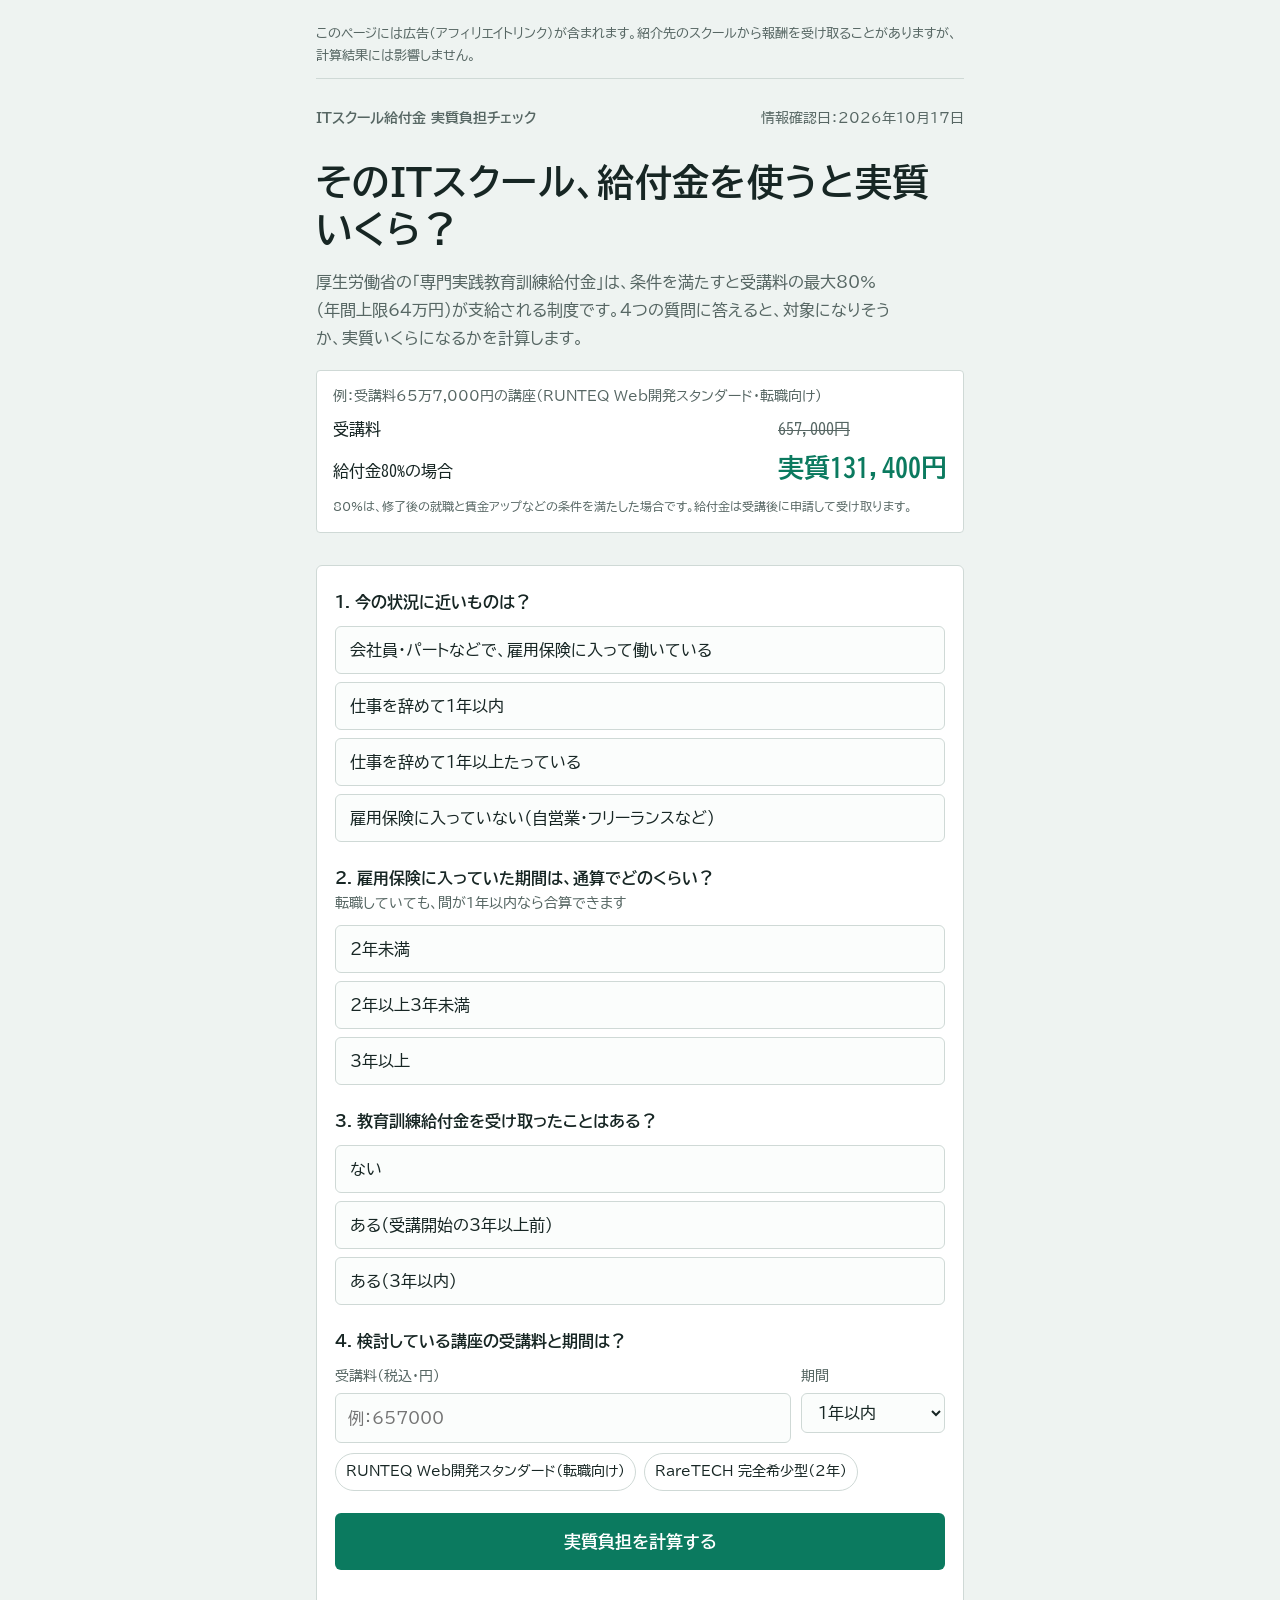
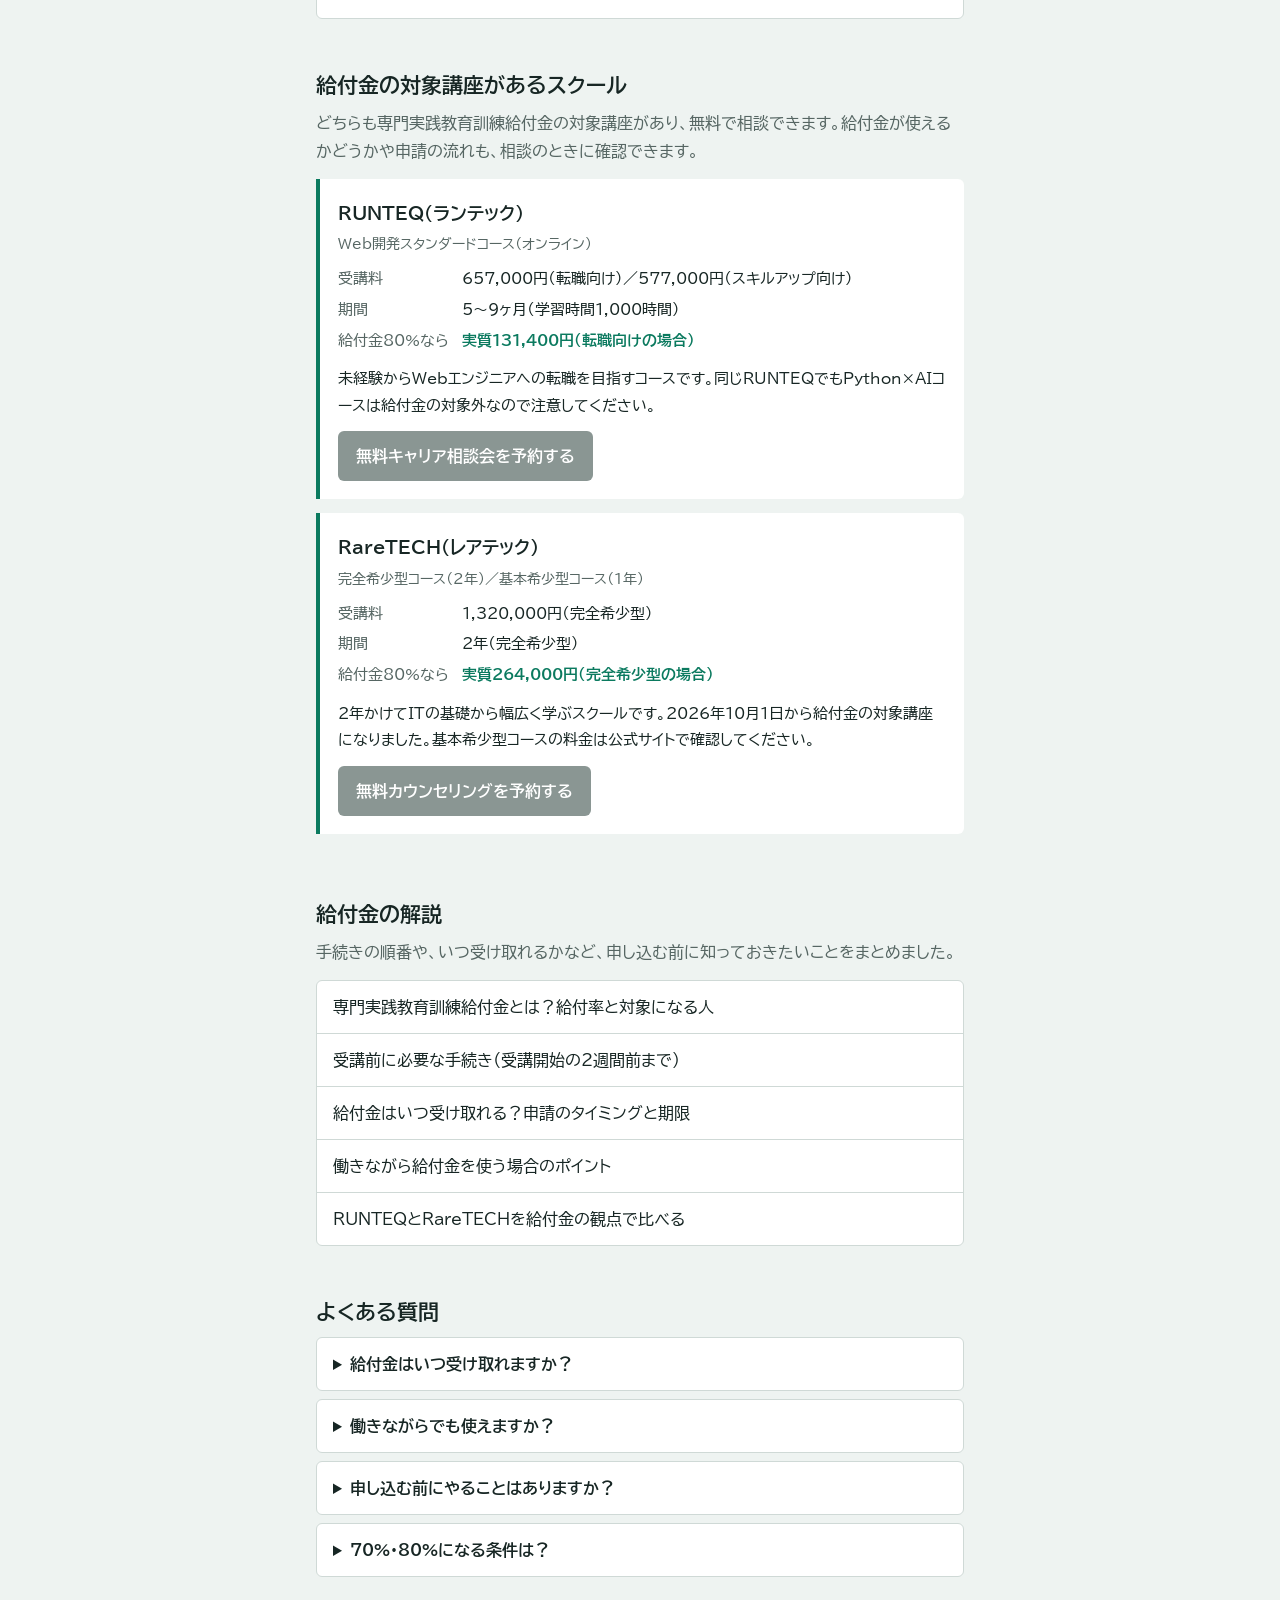
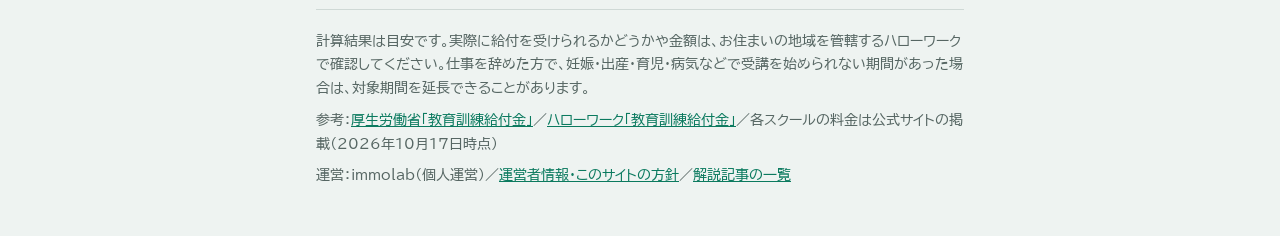
<file: index.html>
<!doctype html>
<html lang="ja">
<head>
<meta charset="utf-8">
<meta name="viewport" content="width=device-width, initial-scale=1">
<title>ITスクール給付金 実質負担チェック｜専門実践教育訓練給付金でいくらになる？</title>
<meta name="description" content="専門実践教育訓練給付金を使うと、ITスクールの受講料は実質いくらになるのか。4つの質問で対象かどうかと、給付率50%・70%・80%ごとの実質負担額を計算します。">
<link rel="preconnect" href="https://fonts.googleapis.com">
<link rel="preconnect" href="https://fonts.gstatic.com" crossorigin>
<link href="https://fonts.googleapis.com/css2?family=BIZ+UDGothic:wght@400;700&family=BIZ+UDPGothic:wght@400;700&display=swap" rel="stylesheet">
<style>
:root{
  --bg:#eef3f1;
  --paper:#ffffff;
  --ink:#172624;
  --muted:#566663;
  --line:#cfd9d6;
  --green:#0b7a5f;
  --green-soft:#e1f1ec;
  --warn:#9b3f17;
  --warn-soft:#f8e9e1;
  --focus:#1f5fbf;
}
*{box-sizing:border-box}
html{-webkit-text-size-adjust:100%}
body{
  margin:0;background:var(--bg);color:var(--ink);
  font-family:"BIZ UDPGothic",system-ui,sans-serif;
  font-size:16px;line-height:1.75;
}
a{color:var(--green)}
:focus-visible{outline:3px solid var(--focus);outline-offset:2px}
.wrap{max-width:680px;margin:0 auto;padding:0 16px}
.pr{font-size:.8rem;color:var(--muted);padding:10px 0;border-bottom:1px solid var(--line)}
.site{display:flex;flex-wrap:wrap;gap:2px 16px;justify-content:space-between;align-items:baseline;padding:14px 0 0;font-size:.9rem;color:var(--muted)}
.slip .stage td:first-child{font-family:"BIZ UDPGothic",sans-serif}
}
.site b{color:var(--ink)}

/* hero */
.hero{padding:28px 0 8px}
.hero h1{font-size:clamp(1.6rem,6vw,2.3rem);line-height:1.3;margin:0 0 14px;letter-spacing:.01em}
.hero p{margin:0;color:var(--muted);max-width:36em}
.example{
  margin:18px 0 0;background:var(--paper);border:1px solid var(--line);border-radius:4px;
  padding:14px 16px;font-family:"BIZ UDGothic",monospace;font-variant-numeric:tabular-nums;
  display:grid;grid-template-columns:1fr auto;gap:2px 12px;align-items:baseline
}
.example .cap{grid-column:1/-1;font-family:"BIZ UDPGothic",sans-serif;font-size:.85rem;color:var(--muted);margin-bottom:4px}
.example .from{text-decoration:line-through;text-decoration-color:var(--muted);color:var(--muted)}
.example .to{font-size:1.6rem;font-weight:700;color:var(--green)}
.example small{grid-column:1/-1;font-family:"BIZ UDPGothic",sans-serif;font-size:.78rem;color:var(--muted);margin-top:4px}
.next{margin-top:14px;padding:16px;background:var(--paper);border:1px solid var(--line);border-radius:6px}
.next p{margin:0 0 10px;font-size:.95rem}
.next a{display:inline-block;padding:11px 18px;border-radius:6px;background:var(--green);color:#fff;text-decoration:none;font-weight:700}

/* calculator */
.calc{background:var(--paper);border:1px solid var(--line);border-radius:6px;margin:24px 0;padding:22px 18px}
.q{border:0;margin:0 0 22px;padding:0}
.q legend{font-weight:700;margin-bottom:10px;padding:0}
.q .hint{display:block;font-weight:400;font-size:.85rem;color:var(--muted)}
.opts{display:grid;gap:8px}
@media(min-width:560px){.opts.two{grid-template-columns:1fr 1fr}}
.opt{position:relative}
.opt input{position:absolute;opacity:0;inset:0}
.opt span{
  display:block;padding:11px 14px;border:1.5px solid var(--line);border-radius:6px;
  background:#fbfdfc;cursor:pointer;line-height:1.5
}
.opt input:checked+span{border-color:var(--green);background:var(--green-soft);font-weight:700}
.opt input:focus-visible+span{outline:3px solid var(--focus);outline-offset:2px}
.fee-row{display:grid;grid-template-columns:1fr 9rem;gap:10px}
.field label{display:block;font-size:.85rem;color:var(--muted);margin-bottom:4px}
.field input,.field select{
  width:100%;font:inherit;padding:10px 12px;border:1.5px solid var(--line);border-radius:6px;background:#fbfdfc;color:var(--ink)
}
.presets{display:flex;flex-wrap:wrap;gap:8px;margin-top:10px}
.presets button{
  font:inherit;font-size:.85rem;padding:6px 10px;border-radius:999px;border:1px solid var(--line);
  background:#fff;color:var(--ink);cursor:pointer
}
.presets button:hover{border-color:var(--green)}
.go{
  display:block;width:100%;margin-top:6px;font:inherit;font-weight:700;font-size:1.05rem;
  padding:14px;border:0;border-radius:6px;background:var(--green);color:#fff;cursor:pointer
}
.err{color:var(--warn);font-size:.9rem;margin:8px 0 0;min-height:1.2em}

/* result: a settlement slip */
.result{margin:0 0 28px}
.verdict{border-radius:6px;padding:14px 16px;margin-bottom:14px}
.verdict.ok{background:var(--green-soft);border:1px solid #b7dccf}
.verdict.ng{background:var(--warn-soft);border:1px solid #e8c6b5}
.verdict h2{font-size:1.15rem;margin:0 0 4px}
.verdict p{margin:0;font-size:.95rem}
.slip{
  background:var(--paper);border:1px solid var(--line);border-radius:4px;padding:20px 18px 16px;
  font-family:"BIZ UDGothic",monospace;font-variant-numeric:tabular-nums;
  background-image:radial-gradient(circle at 8px -2px,var(--bg) 7px,transparent 7.5px);
  background-size:16px 10px;background-repeat:repeat-x;background-position:0 100%;
}
.slip h3{font-family:"BIZ UDPGothic",sans-serif;font-size:1rem;margin:0 0 12px}
.slip table{width:100%;border-collapse:collapse;font-size:.95rem}
.slip td{padding:7px 0;vertical-align:top}
.slip td:last-child{text-align:right;white-space:nowrap;padding-left:12px}
.slip tr.fee td{border-bottom:1px dashed var(--line)}
.slip .stage td{border-bottom:1px dashed var(--line)}
.slip .stage small{display:block;font-family:"BIZ UDPGothic",sans-serif;color:var(--muted);font-size:.8rem;line-height:1.5}
.slip .net{font-weight:700;color:var(--green)}
.slip .big td{font-size:1.15rem;padding-top:12px}
.slip .big .net{font-size:1.5rem}
.slip-note{font-family:"BIZ UDPGothic",sans-serif;font-size:.82rem;color:var(--muted);margin:12px 0 0;line-height:1.6}

/* schools */
section.block{padding:8px 0 24px}
section.block h2{font-size:1.3rem;margin:16px 0 6px}
section.block>p{margin:0 0 14px;color:var(--muted)}
.school{background:var(--paper);border-left:4px solid var(--green);padding:18px;margin-bottom:14px;border-radius:0 6px 6px 0}
.school h3{margin:0 0 2px;font-size:1.15rem}
.school .course{color:var(--muted);font-size:.9rem;margin:0 0 10px}
.school dl{display:grid;grid-template-columns:7.5em 1fr;gap:4px 10px;margin:0 0 12px;font-size:.95rem}
.school dt{color:var(--muted)}
.school dd{margin:0}
.school dd.net{font-weight:700;color:var(--green)}
.school p{margin:0 0 12px;font-size:.95rem}
.cta{
  display:inline-block;padding:11px 18px;border-radius:6px;background:var(--ink);color:#fff;
  text-decoration:none;font-weight:700
}
.cta[aria-disabled="true"]{background:#8a9693;pointer-events:none}

.guide-list{list-style:none;padding:0;margin:0;background:var(--paper);border:1px solid var(--line);border-radius:6px}
.guide-list li{border-bottom:1px solid var(--line)}
.guide-list li:last-child{border-bottom:0}
.guide-list a{display:block;padding:12px 16px;color:var(--ink);text-decoration:none}
.guide-list a:hover{color:var(--green)}

/* faq */
details{background:var(--paper);border:1px solid var(--line);border-radius:6px;margin-bottom:8px}
summary{cursor:pointer;padding:12px 16px;font-weight:700}
details p{margin:0;padding:0 16px 14px;font-size:.95rem}

footer{border-top:1px solid var(--line);padding:20px 0 40px;font-size:.85rem;color:var(--muted)}
footer p{margin:0 0 8px}
@media (prefers-reduced-motion:no-preference){
  .result.show{animation:rise .35s ease-out}
  @keyframes rise{from{opacity:0;transform:translateY(6px)}to{opacity:1;transform:none}}
}
@media(max-width:480px){
  .slip table,.slip tbody,.slip tr{display:block}
  .slip tr.fee{display:flex;justify-content:space-between;border-bottom:1px dashed var(--line)}
  .slip tr.fee td{border:0}
  .slip .stage{border-bottom:1px dashed var(--line);padding:6px 0}
  .slip .stage td{display:block;border:0;padding:0}
  .slip .stage td:last-child{text-align:right;padding-top:2px}
  .slip .big td{font-size:1rem}
  .slip .big .net{font-size:1.4rem}
</style>
</head>
<body>
<div class="wrap">
  <p class="pr">このページには広告（アフィリエイトリンク）が含まれます。紹介先のスクールから報酬を受け取ることがありますが、計算結果には影響しません。</p>
  <div class="site"><b>ITスクール給付金 実質負担チェック</b><span>情報確認日：2026年10月17日</span></div>

  <header class="hero">
    <h1>そのITスクール、給付金を使うと実質いくら？</h1>
    <p>厚生労働省の「専門実践教育訓練給付金」は、条件を満たすと受講料の最大80%（年間上限64万円）が支給される制度です。4つの質問に答えると、対象になりそうか、実質いくらになるかを計算します。</p>
    <div class="example" aria-label="計算例">
      <span class="cap">例：受講料65万7,000円の講座（RUNTEQ Web開発スタンダード・転職向け）</span>
      <span>受講料</span><span class="from">657,000円</span>
      <span>給付金80%の場合</span><span class="to">実質131,400円</span>
      <small>80%は、修了後の就職と賃金アップなどの条件を満たした場合です。給付金は受講後に申請して受け取ります。</small>
    </div>
  </header>

  <form class="calc" id="calc" novalidate>
    <fieldset class="q">
      <legend>1. 今の状況に近いものは？</legend>
      <div class="opts">
        <label class="opt"><input type="radio" name="status" value="employed"><span>会社員・パートなどで、雇用保険に入って働いている</span></label>
        <label class="opt"><input type="radio" name="status" value="leftWithin"><span>仕事を辞めて1年以内</span></label>
        <label class="opt"><input type="radio" name="status" value="leftOver"><span>仕事を辞めて1年以上たっている</span></label>
        <label class="opt"><input type="radio" name="status" value="none"><span>雇用保険に入っていない（自営業・フリーランスなど）</span></label>
      </div>
    </fieldset>

    <fieldset class="q">
      <legend>2. 雇用保険に入っていた期間は、通算でどのくらい？<span class="hint">転職していても、間が1年以内なら合算できます</span></legend>
      <div class="opts">
        <label class="opt"><input type="radio" name="period" value="lt2"><span>2年未満</span></label>
        <label class="opt"><input type="radio" name="period" value="2to3"><span>2年以上3年未満</span></label>
        <label class="opt"><input type="radio" name="period" value="ge3"><span>3年以上</span></label>
      </div>
    </fieldset>

    <fieldset class="q">
      <legend>3. 教育訓練給付金を受け取ったことはある？</legend>
      <div class="opts">
        <label class="opt"><input type="radio" name="prior" value="never"><span>ない</span></label>
        <label class="opt"><input type="radio" name="prior" value="over3"><span>ある（受講開始の3年以上前）</span></label>
        <label class="opt"><input type="radio" name="prior" value="within3"><span>ある（3年以内）</span></label>
      </div>
    </fieldset>

    <fieldset class="q">
      <legend>4. 検討している講座の受講料と期間は？</legend>
      <div class="fee-row">
        <div class="field">
          <label for="fee">受講料（税込・円）</label>
          <input id="fee" name="fee" inputmode="numeric" placeholder="例：657000" autocomplete="off">
        </div>
        <div class="field">
          <label for="years">期間</label>
          <select id="years" name="years">
            <option value="1">1年以内</option>
            <option value="2">1年超〜2年</option>
            <option value="3">2年超〜3年</option>
          </select>
        </div>
      </div>
      <div class="presets" aria-label="講座の例を入れる">
        <button type="button" data-fee="657000" data-years="1">RUNTEQ Web開発スタンダード（転職向け）</button>
        <button type="button" data-fee="1320000" data-years="2">RareTECH 完全希少型（2年）</button>
      </div>
    </fieldset>

    <button class="go" type="submit">実質負担を計算する</button>
    <p class="err" id="err" role="alert"></p>
  </form>

  <div class="result" id="result" hidden aria-live="polite"></div>

  <section class="block" id="schools">
    <h2>給付金の対象講座があるスクール</h2>
    <p>どちらも専門実践教育訓練給付金の対象講座があり、無料で相談できます。給付金が使えるかどうかや申請の流れも、相談のときに確認できます。</p>

    <article class="school">
      <h3>RUNTEQ（ランテック）</h3>
      <p class="course">Web開発スタンダードコース（オンライン）</p>
      <dl>
        <dt>受講料</dt><dd>657,000円（転職向け）／577,000円（スキルアップ向け）</dd>
        <dt>期間</dt><dd>5〜9ヶ月（学習時間1,000時間）</dd>
        <dt>給付金80%なら</dt><dd class="net">実質131,400円（転職向けの場合）</dd>
      </dl>
      <p>未経験からWebエンジニアへの転職を目指すコースです。同じRUNTEQでもPython×AIコースは給付金の対象外なので注意してください。</p>
      <a class="cta" data-school="runteq" href="#" aria-disabled="true">無料キャリア相談会を予約する</a>
    </article>

    <article class="school">
      <h3>RareTECH（レアテック）</h3>
      <p class="course">完全希少型コース（2年）／基本希少型コース（1年）</p>
      <dl>
        <dt>受講料</dt><dd>1,320,000円（完全希少型）</dd>
        <dt>期間</dt><dd>2年（完全希少型）</dd>
        <dt>給付金80%なら</dt><dd class="net">実質264,000円（完全希少型の場合）</dd>
      </dl>
      <p>2年かけてITの基礎から幅広く学ぶスクールです。2026年10月1日から給付金の対象講座になりました。基本希少型コースの料金は公式サイトで確認してください。</p>
      <a class="cta" data-school="raretech" href="#" aria-disabled="true">無料カウンセリングを予約する</a>
    </article>
  </section>

  <section class="block" id="guide">
    <h2>給付金の解説</h2>
    <p>手続きの順番や、いつ受け取れるかなど、申し込む前に知っておきたいことをまとめました。</p>
    <ul class="guide-list">
      <li><a href="articles/seido.html">専門実践教育訓練給付金とは？給付率と対象になる人</a></li>
      <li><a href="articles/tetsuzuki.html">受講前に必要な手続き（受講開始の2週間前まで）</a></li>
      <li><a href="articles/schedule.html">給付金はいつ受け取れる？申請のタイミングと期限</a></li>
      <li><a href="articles/zaishoku.html">働きながら給付金を使う場合のポイント</a></li>
      <li><a href="articles/hikaku.html">RUNTEQとRareTECHを給付金の観点で比べる</a></li>
    </ul>
  </section>

  <section class="block" id="faq">
    <h2>よくある質問</h2>
    <details><summary>給付金はいつ受け取れますか？</summary>
      <p>受講料をいったん自分で支払い、受講中は6ヶ月ごと、修了後にも、本人がハローワークに申請して受け取ります。受講料から最初に値引きされる仕組みではありません。</p></details>
    <details><summary>働きながらでも使えますか？</summary>
      <p>使えます。雇用保険に入って働いている人も対象です。</p></details>
    <details><summary>申し込む前にやることはありますか？</summary>
      <p>まず「訓練前キャリアコンサルティング」を受けてジョブ・カードをもらい、それを受講開始日の2週間前までにハローワークへ提出して、受給資格の確認を受ける必要があります。受講開始日から逆算して、早めに準備してください。</p></details>
    <details><summary>70%・80%になる条件は？</summary>
      <p>70%は、修了後1年以内に資格を取るなどして、雇用保険に入って働いている場合です。80%は、それに加えて修了後の賃金が受講開始前より5%以上上がった場合です。</p></details>
  </section>

  <footer>
    <p>計算結果は目安です。実際に給付を受けられるかどうかや金額は、お住まいの地域を管轄するハローワークで確認してください。仕事を辞めた方で、妊娠・出産・育児・病気などで受講を始められない期間があった場合は、対象期間を延長できることがあります。</p>
    <p>参考：<a href="https://www.mhlw.go.jp/stf/seisakunitsuite/bunya/koyou_roudou/jinzaikaihatsu/kyouiku.html" rel="noopener">厚生労働省「教育訓練給付金」</a>／<a href="https://www.hellowork.mhlw.go.jp/insurance/insurance_education.html" rel="noopener">ハローワーク「教育訓練給付金」</a>／各スクールの料金は公式サイトの掲載（2026年10月17日時点）</p>
    <p>運営：immolab（個人運営）／<a href="about.html">運営者情報・このサイトの方針</a>／<a href="articles/index.html">解説記事の一覧</a></p>
  </footer>
</div>

<script>
(function(){
  // 2024年10月以降に開講する専門実践教育訓練の給付率と年間上限
  var STAGES = [
    {rate:.5, cap:400000, label:'受講中〜修了時（基本）', note:'受講していれば対象'},
    {rate:.7, cap:560000, label:'修了後に就職などした場合', note:'修了後1年以内に資格取得などをして、雇用保険に入って働いている'},
    {rate:.8, cap:640000, label:'さらに賃金が上がった場合', note:'修了後の賃金が受講開始前より5%以上アップ'}
  ];
  // アフィリエイトリンクは提携承認後にここへ入れる
  var LINKS = {runteq:'', raretech:''};

  var form = document.getElementById('calc');
  var out = document.getElementById('result');
  var err = document.getElementById('err');
  var feeEl = document.getElementById('fee');
  var yearsEl = document.getElementById('years');

  document.querySelectorAll('.cta').forEach(function(a){
    var url = LINKS[a.dataset.school];
    if(url){a.href = url; a.removeAttribute('aria-disabled'); a.rel = 'sponsored noopener'; a.target = '_blank';}
  });

  document.querySelectorAll('.presets button').forEach(function(b){
    b.addEventListener('click', function(){
      feeEl.value = Number(b.dataset.fee).toLocaleString('ja-JP');
      yearsEl.value = b.dataset.years;
    });
  });

  function yen(n){return Math.round(n).toLocaleString('ja-JP') + '円';}
  function val(name){var c = form.querySelector('input[name="'+name+'"]:checked'); return c ? c.value : null;}

  function eligibility(status, period, prior){
    if(status === 'none') return {ok:false, why:'雇用保険に入っていない期間は対象になりません。過去に入っていて、辞めてから1年以内なら「仕事を辞めて1年以内」を選んでください。'};
    if(status === 'leftOver') return {ok:false, why:'仕事を辞めた翌日から1年を過ぎると、原則として対象外です。妊娠・出産・育児・病気などで延長できる場合があるので、ハローワークに確認してください。'};
    if(prior === 'within3') return {ok:false, why:'前回の給付から3年たっていないため、今回は対象外です。'};
    if(period === 'lt2') return {ok:false, why:'初めて受け取る場合でも、雇用保険に通算2年以上入っている必要があります。'};
    if(period === '2to3' && prior === 'over3') return {ok:false, why:'2回目以降は、前回の受給後に雇用保険に通算3年以上入っている必要があります。'};
    return {ok:true, why: status === 'leftWithin'
      ? '条件に当てはまりそうです。辞めた翌日から1年以内に受講を始める必要があります。'
      : '条件に当てはまりそうです。'};
  }

  form.addEventListener('submit', function(e){
    e.preventDefault();
    var status = val('status'), period = val('period'), prior = val('prior');
    var fee = Number(String(feeEl.value).replace(/[^0-9]/g,''));
    var years = Number(yearsEl.value);
    if(!status || !period || !prior){ err.textContent = '1〜3の質問すべてに答えてください。'; return; }
    if(!fee || fee < 10000){ err.textContent = '受講料を円で入力してください（例：657000）。'; feeEl.focus(); return; }
    err.textContent = '';

    var el = eligibility(status, period, prior);
    var html = '<div class="verdict ' + (el.ok ? 'ok' : 'ng') + '"><h2>' +
      (el.ok ? '給付金の対象になる可能性があります' : '今の条件では対象外の可能性が高いです') +
      '</h2><p>' + el.why + '</p></div>';

    html += '<div class="slip"><h3>' + (el.ok ? '実質負担の目安' : '参考：対象だった場合の実質負担') + '</h3><table>';
    html += '<tr class="fee"><td>受講料</td><td>' + yen(fee) + '</td></tr>';
    STAGES.forEach(function(s, i){
      var paid = Math.min(fee * s.rate, s.cap * years);
      var big = i === STAGES.length - 1 ? ' big' : '';
      html += '<tr class="stage' + big + '"><td>給付' + Math.round(s.rate*100) + '%：' + s.label +
        '<small>' + s.note + '／給付額 ' + yen(paid) + '</small></td><td class="net">実質 ' + yen(fee - paid) + '</td></tr>';
    });
    html += '</table><p class="slip-note">年間上限（50%は40万円、70%は56万円、80%は64万円）を期間の年数分として計算した目安です。給付金は受講後に本人が申請して受け取ります。</p></div>';
    html += el.ok
      ? '<div class="next"><p>給付金の対象講座があるスクールでは、無料相談で「自分が対象になるか」「申請の流れ」まで確認できます。</p><a href="#schools">対象講座があるスクールを見る</a></div>'
      : '<div class="next"><p>対象外でも、スクールによっては分割払いや別の支援制度が使える場合があります。</p><a href="#schools">スクールの情報を見る</a></div>';

    out.innerHTML = html;
    out.hidden = false;
    out.classList.remove('show'); void out.offsetWidth; out.classList.add('show');
    out.scrollIntoView({behavior: matchMedia('(prefers-reduced-motion: reduce)').matches ? 'auto' : 'smooth', block:'start'});
  });
})();
</script>
</body>
</html>
</file>
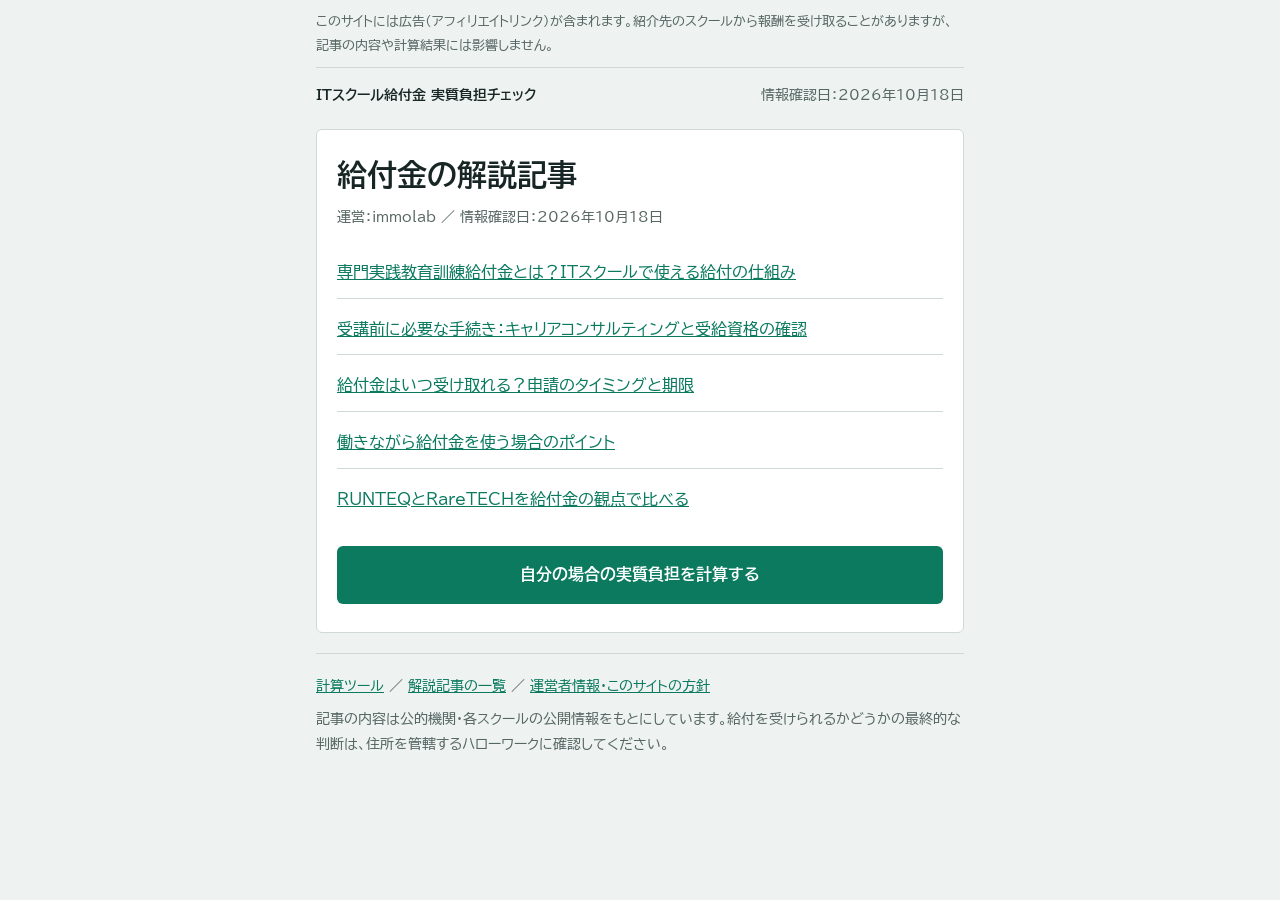
<file: articles/index.html>
<!doctype html>
<html lang="ja">
<head>
<meta charset="utf-8">
<meta name="viewport" content="width=device-width, initial-scale=1">
<title>給付金の解説記事｜ITスクール給付金 実質負担チェック</title>
<meta name="description" content="ITスクールで専門実践教育訓練給付金を使うときに知っておきたいことをまとめた記事の一覧です。">
<link rel="preconnect" href="https://fonts.googleapis.com">
<link rel="preconnect" href="https://fonts.gstatic.com" crossorigin>
<link href="https://fonts.googleapis.com/css2?family=BIZ+UDPGothic:wght@400;700&display=swap" rel="stylesheet">
<link rel="stylesheet" href="../article.css">
</head>
<body>
<div class="wrap">
  <p class="pr">このサイトには広告（アフィリエイトリンク）が含まれます。紹介先のスクールから報酬を受け取ることがありますが、記事の内容や計算結果には影響しません。</p>
  <div class="site"><a href="../index.html">ITスクール給付金 実質負担チェック</a><span>情報確認日：2026年10月18日</span></div>
  <article>
    <h1>給付金の解説記事</h1>
    <p class="meta">運営：immolab ／ 情報確認日：2026年10月18日</p>
    <ul class="list"><li><a href="seido.html">専門実践教育訓練給付金とは？ITスクールで使える給付の仕組み</a></li><li><a href="tetsuzuki.html">受講前に必要な手続き：キャリアコンサルティングと受給資格の確認</a></li><li><a href="schedule.html">給付金はいつ受け取れる？申請のタイミングと期限</a></li><li><a href="zaishoku.html">働きながら給付金を使う場合のポイント</a></li><li><a href="hikaku.html">RUNTEQとRareTECHを給付金の観点で比べる</a></li></ul>

    <a class="cta" href="../index.html">自分の場合の実質負担を計算する</a>
    
  </article>
  <footer>
    <p><a href="../index.html">計算ツール</a> ／ <a href="../articles/index.html">解説記事の一覧</a> ／ <a href="../about.html">運営者情報・このサイトの方針</a></p>
    <p>記事の内容は公的機関・各スクールの公開情報をもとにしています。給付を受けられるかどうかの最終的な判断は、住所を管轄するハローワークに確認してください。</p>
  </footer>
</div>
</body>
</html>
</file>
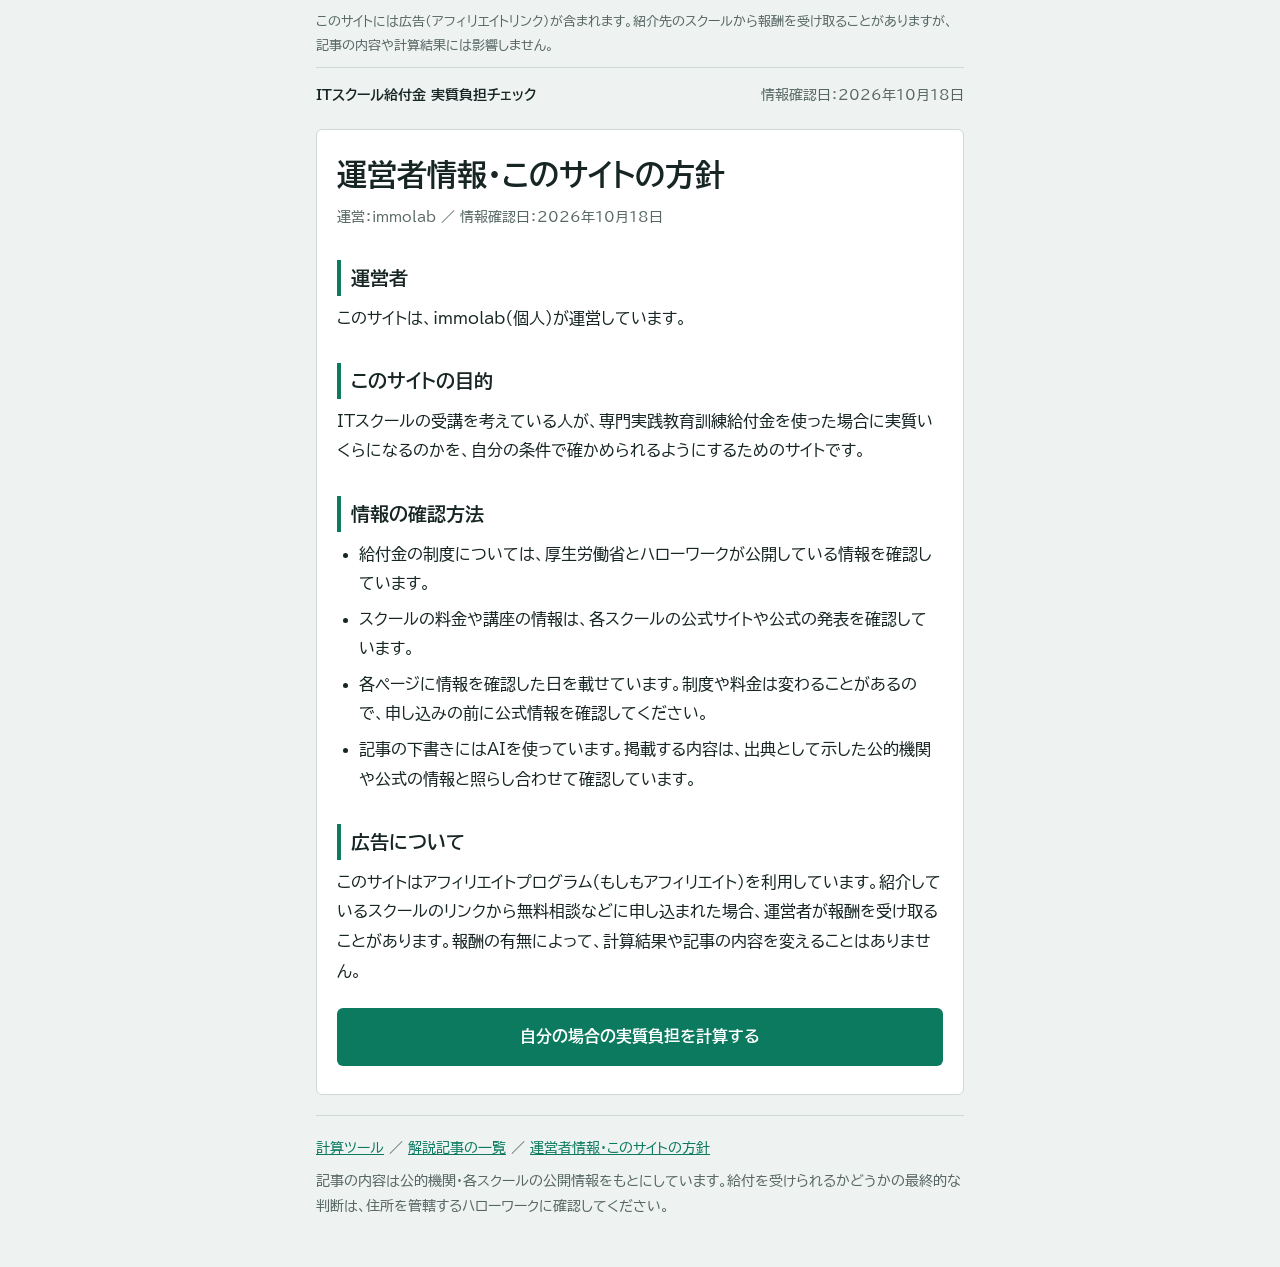
<file: about.html>
<!doctype html>
<html lang="ja">
<head>
<meta charset="utf-8">
<meta name="viewport" content="width=device-width, initial-scale=1">
<title>運営者情報・このサイトの方針｜ITスクール給付金 実質負担チェック</title>
<meta name="description" content="ITスクール給付金 実質負担チェックの運営者情報と、情報の確認方法・広告についての方針です。">
<link rel="preconnect" href="https://fonts.googleapis.com">
<link rel="preconnect" href="https://fonts.gstatic.com" crossorigin>
<link href="https://fonts.googleapis.com/css2?family=BIZ+UDPGothic:wght@400;700&display=swap" rel="stylesheet">
<link rel="stylesheet" href="article.css">
</head>
<body>
<div class="wrap">
  <p class="pr">このサイトには広告（アフィリエイトリンク）が含まれます。紹介先のスクールから報酬を受け取ることがありますが、記事の内容や計算結果には影響しません。</p>
  <div class="site"><a href="index.html">ITスクール給付金 実質負担チェック</a><span>情報確認日：2026年10月18日</span></div>
  <article>
    <h1>運営者情報・このサイトの方針</h1>
    <p class="meta">運営：immolab ／ 情報確認日：2026年10月18日</p>

    <h2>運営者</h2>
    <p>このサイトは、immolab（個人）が運営しています。</p>
    <h2>このサイトの目的</h2>
    <p>ITスクールの受講を考えている人が、専門実践教育訓練給付金を使った場合に実質いくらになるのかを、自分の条件で確かめられるようにするためのサイトです。</p>
    <h2>情報の確認方法</h2>
    <ul>
      <li>給付金の制度については、厚生労働省とハローワークが公開している情報を確認しています。</li>
      <li>スクールの料金や講座の情報は、各スクールの公式サイトや公式の発表を確認しています。</li>
      <li>各ページに情報を確認した日を載せています。制度や料金は変わることがあるので、申し込みの前に公式情報を確認してください。</li>
      <li>記事の下書きにはAIを使っています。掲載する内容は、出典として示した公的機関や公式の情報と照らし合わせて確認しています。</li>
    </ul>
    <h2>広告について</h2>
    <p>このサイトはアフィリエイトプログラム（もしもアフィリエイト）を利用しています。紹介しているスクールのリンクから無料相談などに申し込まれた場合、運営者が報酬を受け取ることがあります。報酬の有無によって、計算結果や記事の内容を変えることはありません。</p>

    <a class="cta" href="index.html">自分の場合の実質負担を計算する</a>
    
  </article>
  <footer>
    <p><a href="index.html">計算ツール</a> ／ <a href="articles/index.html">解説記事の一覧</a> ／ <a href="about.html">運営者情報・このサイトの方針</a></p>
    <p>記事の内容は公的機関・各スクールの公開情報をもとにしています。給付を受けられるかどうかの最終的な判断は、住所を管轄するハローワークに確認してください。</p>
  </footer>
</div>
</body>
</html>
</file>
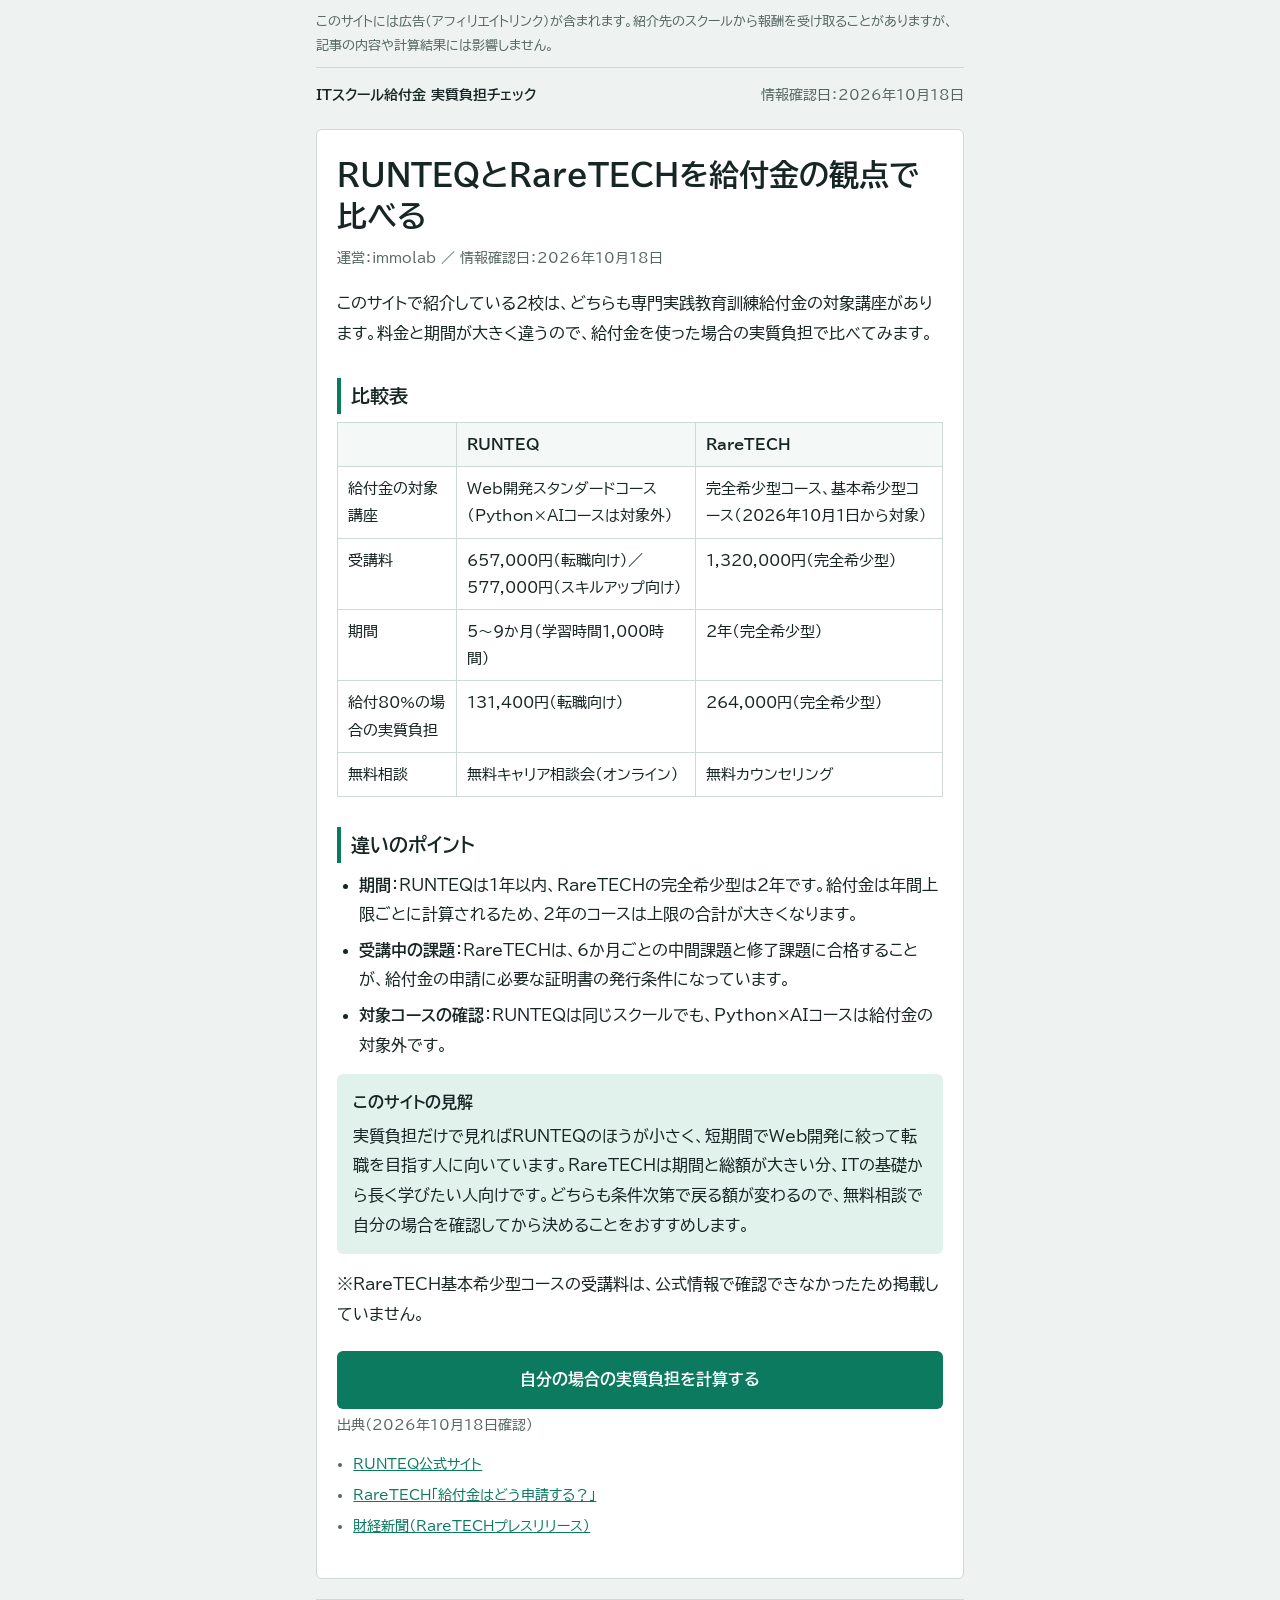
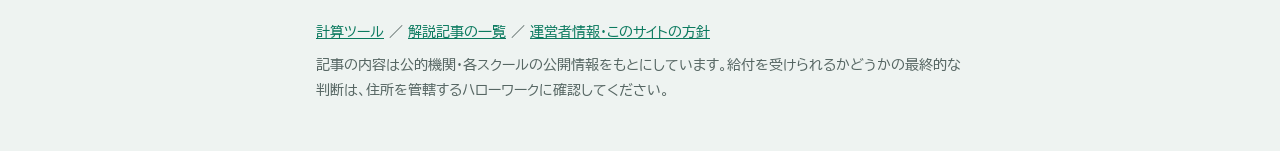
<file: articles/hikaku.html>
<!doctype html>
<html lang="ja">
<head>
<meta charset="utf-8">
<meta name="viewport" content="width=device-width, initial-scale=1">
<title>RUNTEQとRareTECHを給付金の観点で比べる｜ITスクール給付金 実質負担チェック</title>
<meta name="description" content="専門実践教育訓練給付金の対象講座があるRUNTEQとRareTECHを、受講料、期間、給付金を使った場合の実質負担で比べました。">
<link rel="preconnect" href="https://fonts.googleapis.com">
<link rel="preconnect" href="https://fonts.gstatic.com" crossorigin>
<link href="https://fonts.googleapis.com/css2?family=BIZ+UDPGothic:wght@400;700&display=swap" rel="stylesheet">
<link rel="stylesheet" href="../article.css">
</head>
<body>
<div class="wrap">
  <p class="pr">このサイトには広告（アフィリエイトリンク）が含まれます。紹介先のスクールから報酬を受け取ることがありますが、記事の内容や計算結果には影響しません。</p>
  <div class="site"><a href="../index.html">ITスクール給付金 実質負担チェック</a><span>情報確認日：2026年10月18日</span></div>
  <article>
    <h1>RUNTEQとRareTECHを給付金の観点で比べる</h1>
    <p class="meta">運営：immolab ／ 情報確認日：2026年10月18日</p>

    <p>このサイトで紹介している2校は、どちらも専門実践教育訓練給付金の対象講座があります。料金と期間が大きく違うので、給付金を使った場合の実質負担で比べてみます。</p>
    <h2>比較表</h2>
    <table>
      <tr><th></th><th>RUNTEQ</th><th>RareTECH</th></tr>
      <tr><td>給付金の対象講座</td><td>Web開発スタンダードコース（Python×AIコースは対象外）</td><td>完全希少型コース、基本希少型コース（2026年10月1日から対象）</td></tr>
      <tr><td>受講料</td><td>657,000円（転職向け）／577,000円（スキルアップ向け）</td><td>1,320,000円（完全希少型）</td></tr>
      <tr><td>期間</td><td>5〜9か月（学習時間1,000時間）</td><td>2年（完全希少型）</td></tr>
      <tr><td>給付80%の場合の実質負担</td><td>131,400円（転職向け）</td><td>264,000円（完全希少型）</td></tr>
      <tr><td>無料相談</td><td>無料キャリア相談会（オンライン）</td><td>無料カウンセリング</td></tr>
    </table>
    <h2>違いのポイント</h2>
    <ul>
      <li><b>期間</b>：RUNTEQは1年以内、RareTECHの完全希少型は2年です。給付金は年間上限ごとに計算されるため、2年のコースは上限の合計が大きくなります。</li>
      <li><b>受講中の課題</b>：RareTECHは、6か月ごとの中間課題と修了課題に合格することが、給付金の申請に必要な証明書の発行条件になっています。</li>
      <li><b>対象コースの確認</b>：RUNTEQは同じスクールでも、Python×AIコースは給付金の対象外です。</li>
    </ul>
    <div class="view"><b>このサイトの見解</b><p>実質負担だけで見ればRUNTEQのほうが小さく、短期間でWeb開発に絞って転職を目指す人に向いています。RareTECHは期間と総額が大きい分、ITの基礎から長く学びたい人向けです。どちらも条件次第で戻る額が変わるので、無料相談で自分の場合を確認してから決めることをおすすめします。</p></div>
    <p>※RareTECH基本希少型コースの受講料は、公式情報で確認できなかったため掲載していません。</p>

    <a class="cta" href="../index.html">自分の場合の実質負担を計算する</a>
    <div class="src"><p>出典（2026年10月18日確認）</p><ul><li><a href="https://runteq.jp/" rel="noopener">RUNTEQ公式サイト</a></li><li><a href="https://raretech.site/blog/ho5c7hdl7" rel="noopener">RareTECH「給付金はどう申請する？」</a></li><li><a href="https://www.zaikei.co.jp/releases/3643372/" rel="noopener">財経新聞（RareTECHプレスリリース）</a></li></ul></div>
  </article>
  <footer>
    <p><a href="../index.html">計算ツール</a> ／ <a href="../articles/index.html">解説記事の一覧</a> ／ <a href="../about.html">運営者情報・このサイトの方針</a></p>
    <p>記事の内容は公的機関・各スクールの公開情報をもとにしています。給付を受けられるかどうかの最終的な判断は、住所を管轄するハローワークに確認してください。</p>
  </footer>
</div>
</body>
</html>
</file>
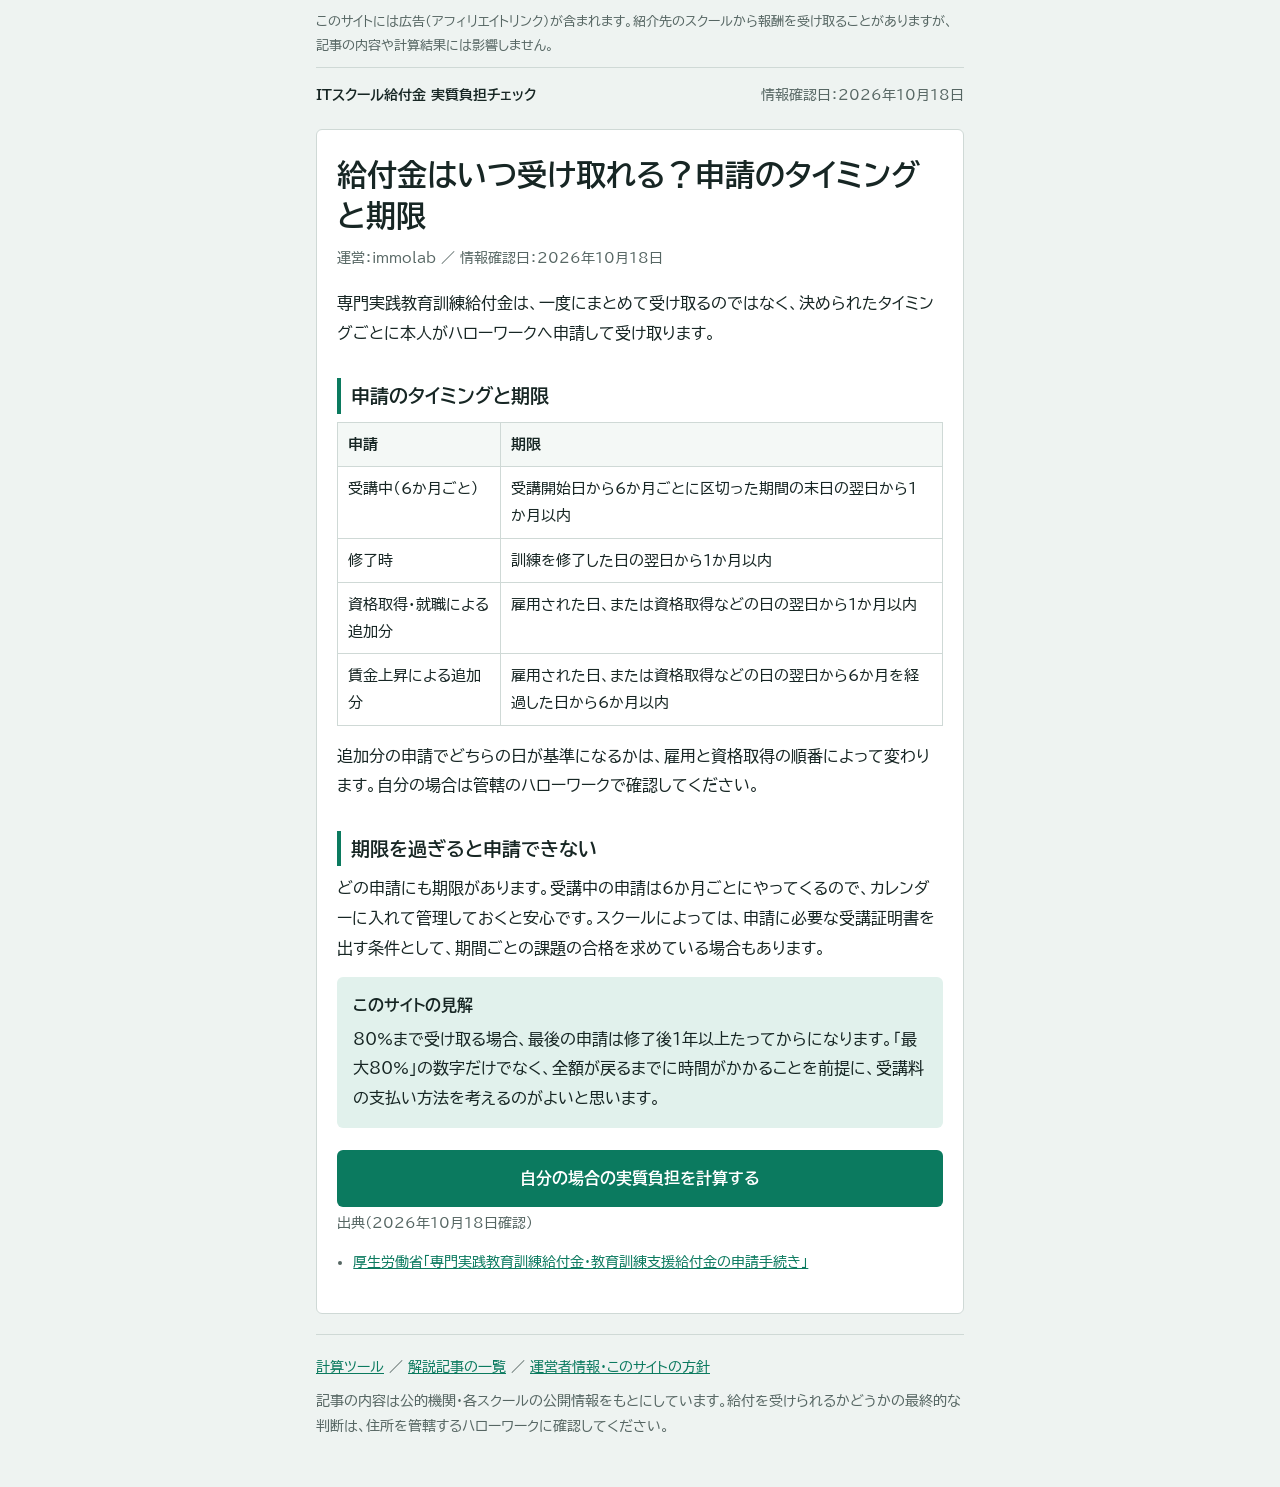
<file: articles/schedule.html>
<!doctype html>
<html lang="ja">
<head>
<meta charset="utf-8">
<meta name="viewport" content="width=device-width, initial-scale=1">
<title>給付金はいつ受け取れる？申請のタイミングと期限｜ITスクール給付金 実質負担チェック</title>
<meta name="description" content="専門実践教育訓練給付金は、受講中は6か月ごと、修了後、就職後、賃金上昇後の4つのタイミングで申請します。それぞれの期限を整理しました。">
<link rel="preconnect" href="https://fonts.googleapis.com">
<link rel="preconnect" href="https://fonts.gstatic.com" crossorigin>
<link href="https://fonts.googleapis.com/css2?family=BIZ+UDPGothic:wght@400;700&display=swap" rel="stylesheet">
<link rel="stylesheet" href="../article.css">
</head>
<body>
<div class="wrap">
  <p class="pr">このサイトには広告（アフィリエイトリンク）が含まれます。紹介先のスクールから報酬を受け取ることがありますが、記事の内容や計算結果には影響しません。</p>
  <div class="site"><a href="../index.html">ITスクール給付金 実質負担チェック</a><span>情報確認日：2026年10月18日</span></div>
  <article>
    <h1>給付金はいつ受け取れる？申請のタイミングと期限</h1>
    <p class="meta">運営：immolab ／ 情報確認日：2026年10月18日</p>

    <p>専門実践教育訓練給付金は、一度にまとめて受け取るのではなく、決められたタイミングごとに本人がハローワークへ申請して受け取ります。</p>
    <h2>申請のタイミングと期限</h2>
    <table>
      <tr><th>申請</th><th>期限</th></tr>
      <tr><td>受講中（6か月ごと）</td><td>受講開始日から6か月ごとに区切った期間の末日の翌日から1か月以内</td></tr>
      <tr><td>修了時</td><td>訓練を修了した日の翌日から1か月以内</td></tr>
      <tr><td>資格取得・就職による追加分</td><td>雇用された日、または資格取得などの日の翌日から1か月以内</td></tr>
      <tr><td>賃金上昇による追加分</td><td>雇用された日、または資格取得などの日の翌日から6か月を経過した日から6か月以内</td></tr>
    </table>
    <p>追加分の申請でどちらの日が基準になるかは、雇用と資格取得の順番によって変わります。自分の場合は管轄のハローワークで確認してください。</p>
    <h2>期限を過ぎると申請できない</h2>
    <p>どの申請にも期限があります。受講中の申請は6か月ごとにやってくるので、カレンダーに入れて管理しておくと安心です。スクールによっては、申請に必要な受講証明書を出す条件として、期間ごとの課題の合格を求めている場合もあります。</p>
    <div class="view"><b>このサイトの見解</b><p>80%まで受け取る場合、最後の申請は修了後1年以上たってからになります。「最大80%」の数字だけでなく、全額が戻るまでに時間がかかることを前提に、受講料の支払い方法を考えるのがよいと思います。</p></div>

    <a class="cta" href="../index.html">自分の場合の実質負担を計算する</a>
    <div class="src"><p>出典（2026年10月18日確認）</p><ul><li><a href="https://www.mhlw.go.jp/content/001529622.pdf" rel="noopener">厚生労働省「専門実践教育訓練給付金・教育訓練支援給付金の申請手続き」</a></li></ul></div>
  </article>
  <footer>
    <p><a href="../index.html">計算ツール</a> ／ <a href="../articles/index.html">解説記事の一覧</a> ／ <a href="../about.html">運営者情報・このサイトの方針</a></p>
    <p>記事の内容は公的機関・各スクールの公開情報をもとにしています。給付を受けられるかどうかの最終的な判断は、住所を管轄するハローワークに確認してください。</p>
  </footer>
</div>
</body>
</html>
</file>
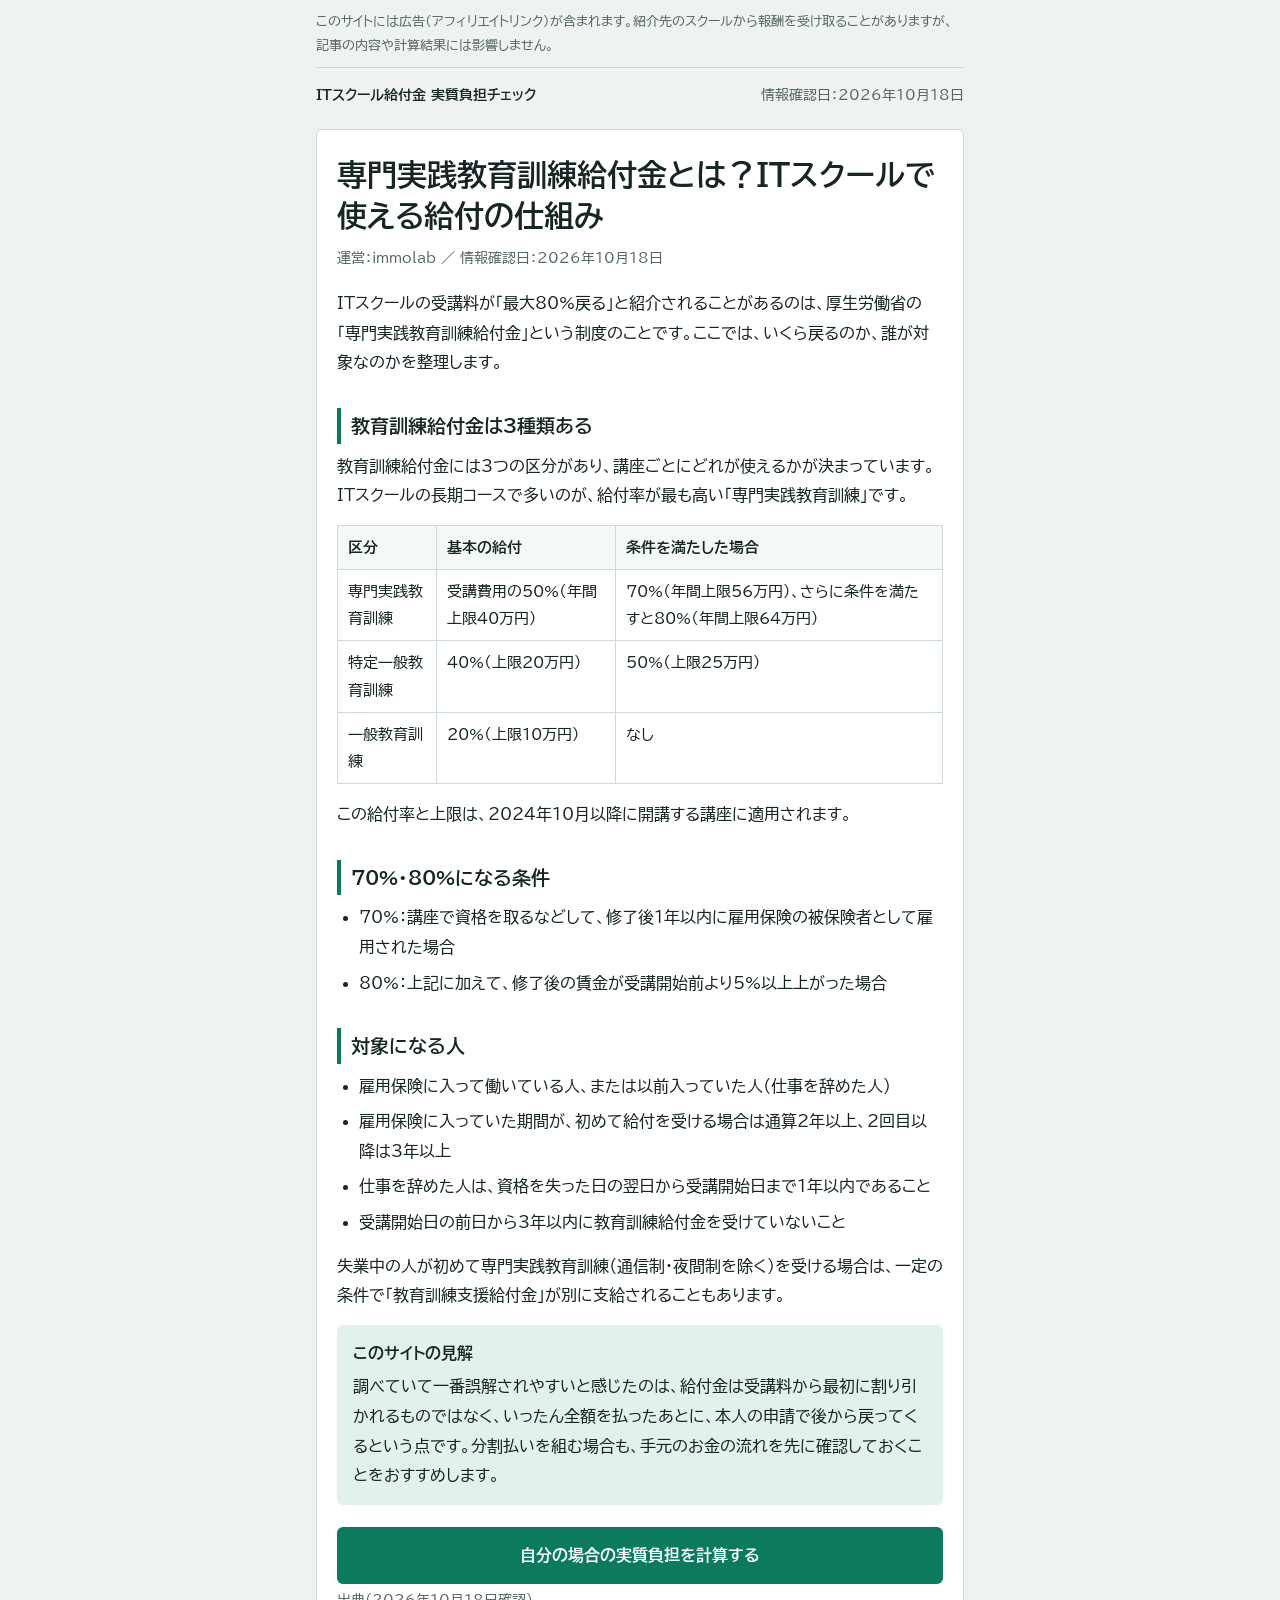
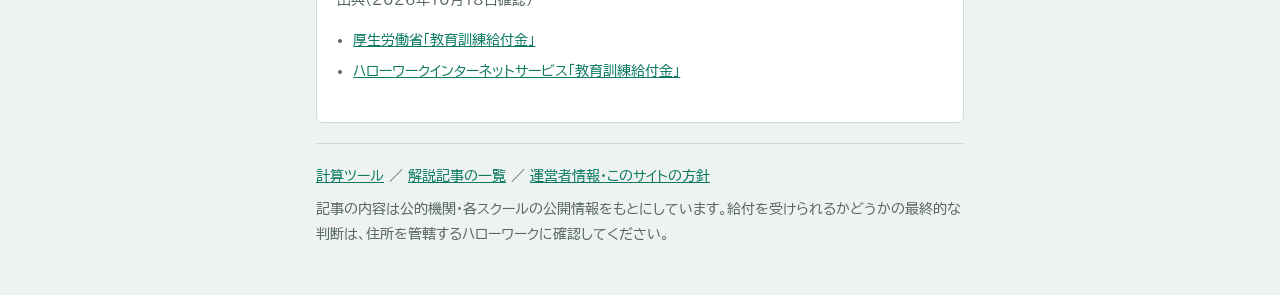
<file: articles/seido.html>
<!doctype html>
<html lang="ja">
<head>
<meta charset="utf-8">
<meta name="viewport" content="width=device-width, initial-scale=1">
<title>専門実践教育訓練給付金とは？ITスクールで使える給付の仕組み｜ITスクール給付金 実質負担チェック</title>
<meta name="description" content="専門実践教育訓練給付金の給付率（50%・70%・80%）と年間上限、対象になる人の条件を、厚生労働省とハローワークの公開情報をもとに整理しました。">
<link rel="preconnect" href="https://fonts.googleapis.com">
<link rel="preconnect" href="https://fonts.gstatic.com" crossorigin>
<link href="https://fonts.googleapis.com/css2?family=BIZ+UDPGothic:wght@400;700&display=swap" rel="stylesheet">
<link rel="stylesheet" href="../article.css">
</head>
<body>
<div class="wrap">
  <p class="pr">このサイトには広告（アフィリエイトリンク）が含まれます。紹介先のスクールから報酬を受け取ることがありますが、記事の内容や計算結果には影響しません。</p>
  <div class="site"><a href="../index.html">ITスクール給付金 実質負担チェック</a><span>情報確認日：2026年10月18日</span></div>
  <article>
    <h1>専門実践教育訓練給付金とは？ITスクールで使える給付の仕組み</h1>
    <p class="meta">運営：immolab ／ 情報確認日：2026年10月18日</p>

    <p>ITスクールの受講料が「最大80%戻る」と紹介されることがあるのは、厚生労働省の「専門実践教育訓練給付金」という制度のことです。ここでは、いくら戻るのか、誰が対象なのかを整理します。</p>
    <h2>教育訓練給付金は3種類ある</h2>
    <p>教育訓練給付金には3つの区分があり、講座ごとにどれが使えるかが決まっています。ITスクールの長期コースで多いのが、給付率が最も高い「専門実践教育訓練」です。</p>
    <table>
      <tr><th>区分</th><th>基本の給付</th><th>条件を満たした場合</th></tr>
      <tr><td>専門実践教育訓練</td><td>受講費用の50%（年間上限40万円）</td><td>70%（年間上限56万円）、さらに条件を満たすと80%（年間上限64万円）</td></tr>
      <tr><td>特定一般教育訓練</td><td>40%（上限20万円）</td><td>50%（上限25万円）</td></tr>
      <tr><td>一般教育訓練</td><td>20%（上限10万円）</td><td>なし</td></tr>
    </table>
    <p>この給付率と上限は、2024年10月以降に開講する講座に適用されます。</p>
    <h2>70%・80%になる条件</h2>
    <ul>
      <li>70%：講座で資格を取るなどして、修了後1年以内に雇用保険の被保険者として雇用された場合</li>
      <li>80%：上記に加えて、修了後の賃金が受講開始前より5%以上上がった場合</li>
    </ul>
    <h2>対象になる人</h2>
    <ul>
      <li>雇用保険に入って働いている人、または以前入っていた人（仕事を辞めた人）</li>
      <li>雇用保険に入っていた期間が、初めて給付を受ける場合は通算2年以上、2回目以降は3年以上</li>
      <li>仕事を辞めた人は、資格を失った日の翌日から受講開始日まで1年以内であること</li>
      <li>受講開始日の前日から3年以内に教育訓練給付金を受けていないこと</li>
    </ul>
    <p>失業中の人が初めて専門実践教育訓練（通信制・夜間制を除く）を受ける場合は、一定の条件で「教育訓練支援給付金」が別に支給されることもあります。</p>
    <div class="view"><b>このサイトの見解</b><p>調べていて一番誤解されやすいと感じたのは、給付金は受講料から最初に割り引かれるものではなく、いったん全額を払ったあとに、本人の申請で後から戻ってくるという点です。分割払いを組む場合も、手元のお金の流れを先に確認しておくことをおすすめします。</p></div>

    <a class="cta" href="../index.html">自分の場合の実質負担を計算する</a>
    <div class="src"><p>出典（2026年10月18日確認）</p><ul><li><a href="https://www.mhlw.go.jp/stf/seisakunitsuite/bunya/koyou_roudou/jinzaikaihatsu/kyouiku.html" rel="noopener">厚生労働省「教育訓練給付金」</a></li><li><a href="https://www.hellowork.mhlw.go.jp/insurance/insurance_education.html" rel="noopener">ハローワークインターネットサービス「教育訓練給付金」</a></li></ul></div>
  </article>
  <footer>
    <p><a href="../index.html">計算ツール</a> ／ <a href="../articles/index.html">解説記事の一覧</a> ／ <a href="../about.html">運営者情報・このサイトの方針</a></p>
    <p>記事の内容は公的機関・各スクールの公開情報をもとにしています。給付を受けられるかどうかの最終的な判断は、住所を管轄するハローワークに確認してください。</p>
  </footer>
</div>
</body>
</html>
</file>
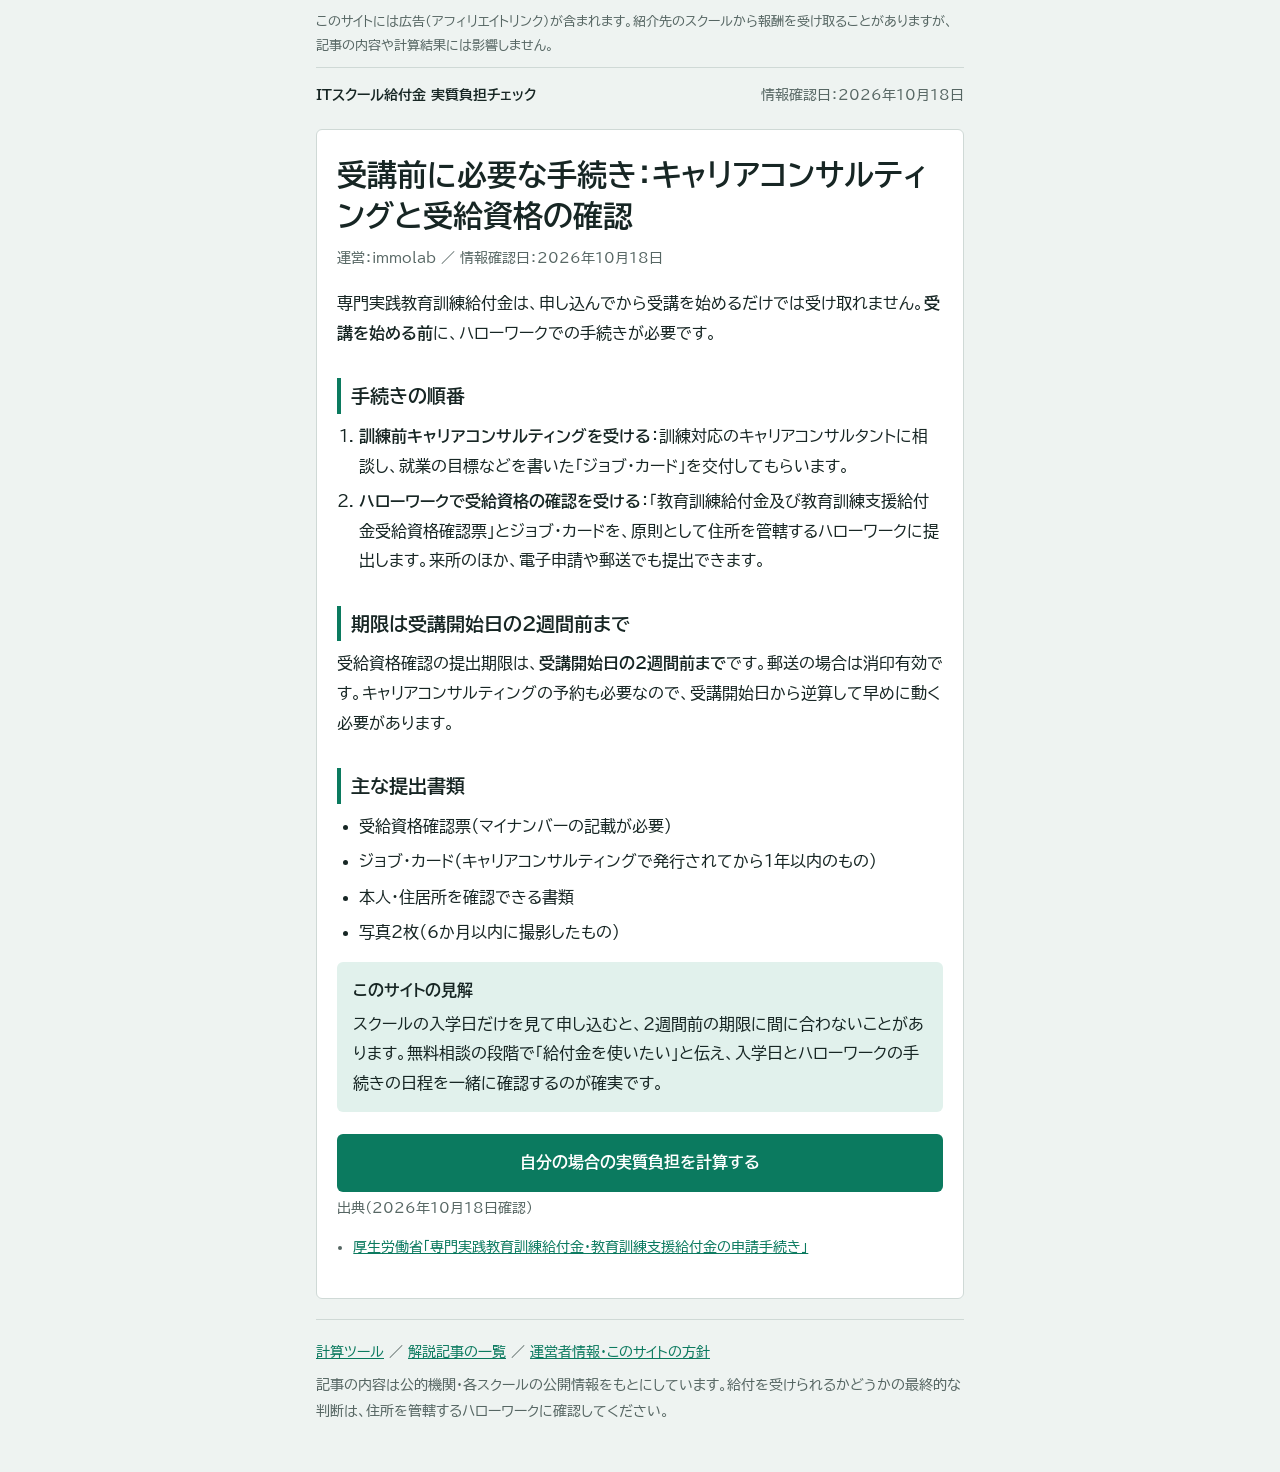
<file: articles/tetsuzuki.html>
<!doctype html>
<html lang="ja">
<head>
<meta charset="utf-8">
<meta name="viewport" content="width=device-width, initial-scale=1">
<title>受講前に必要な手続き：キャリアコンサルティングと受給資格の確認｜ITスクール給付金 実質負担チェック</title>
<meta name="description" content="専門実践教育訓練給付金を使うには、受講開始日の2週間前までにハローワークで受給資格の確認を受ける必要があります。手続きの順番と必要書類をまとめました。">
<link rel="preconnect" href="https://fonts.googleapis.com">
<link rel="preconnect" href="https://fonts.gstatic.com" crossorigin>
<link href="https://fonts.googleapis.com/css2?family=BIZ+UDPGothic:wght@400;700&display=swap" rel="stylesheet">
<link rel="stylesheet" href="../article.css">
</head>
<body>
<div class="wrap">
  <p class="pr">このサイトには広告（アフィリエイトリンク）が含まれます。紹介先のスクールから報酬を受け取ることがありますが、記事の内容や計算結果には影響しません。</p>
  <div class="site"><a href="../index.html">ITスクール給付金 実質負担チェック</a><span>情報確認日：2026年10月18日</span></div>
  <article>
    <h1>受講前に必要な手続き：キャリアコンサルティングと受給資格の確認</h1>
    <p class="meta">運営：immolab ／ 情報確認日：2026年10月18日</p>

    <p>専門実践教育訓練給付金は、申し込んでから受講を始めるだけでは受け取れません。<b>受講を始める前</b>に、ハローワークでの手続きが必要です。</p>
    <h2>手続きの順番</h2>
    <ol>
      <li><b>訓練前キャリアコンサルティングを受ける</b>：訓練対応のキャリアコンサルタントに相談し、就業の目標などを書いた「ジョブ・カード」を交付してもらいます。</li>
      <li><b>ハローワークで受給資格の確認を受ける</b>：「教育訓練給付金及び教育訓練支援給付金受給資格確認票」とジョブ・カードを、原則として住所を管轄するハローワークに提出します。来所のほか、電子申請や郵送でも提出できます。</li>
    </ol>
    <h2>期限は受講開始日の2週間前まで</h2>
    <p>受給資格確認の提出期限は、<b>受講開始日の2週間前まで</b>です。郵送の場合は消印有効です。キャリアコンサルティングの予約も必要なので、受講開始日から逆算して早めに動く必要があります。</p>
    <h2>主な提出書類</h2>
    <ul>
      <li>受給資格確認票（マイナンバーの記載が必要）</li>
      <li>ジョブ・カード（キャリアコンサルティングで発行されてから1年以内のもの）</li>
      <li>本人・住居所を確認できる書類</li>
      <li>写真2枚（6か月以内に撮影したもの）</li>
    </ul>
    <div class="view"><b>このサイトの見解</b><p>スクールの入学日だけを見て申し込むと、2週間前の期限に間に合わないことがあります。無料相談の段階で「給付金を使いたい」と伝え、入学日とハローワークの手続きの日程を一緒に確認するのが確実です。</p></div>

    <a class="cta" href="../index.html">自分の場合の実質負担を計算する</a>
    <div class="src"><p>出典（2026年10月18日確認）</p><ul><li><a href="https://www.mhlw.go.jp/content/001529622.pdf" rel="noopener">厚生労働省「専門実践教育訓練給付金・教育訓練支援給付金の申請手続き」</a></li></ul></div>
  </article>
  <footer>
    <p><a href="../index.html">計算ツール</a> ／ <a href="../articles/index.html">解説記事の一覧</a> ／ <a href="../about.html">運営者情報・このサイトの方針</a></p>
    <p>記事の内容は公的機関・各スクールの公開情報をもとにしています。給付を受けられるかどうかの最終的な判断は、住所を管轄するハローワークに確認してください。</p>
  </footer>
</div>
</body>
</html>
</file>
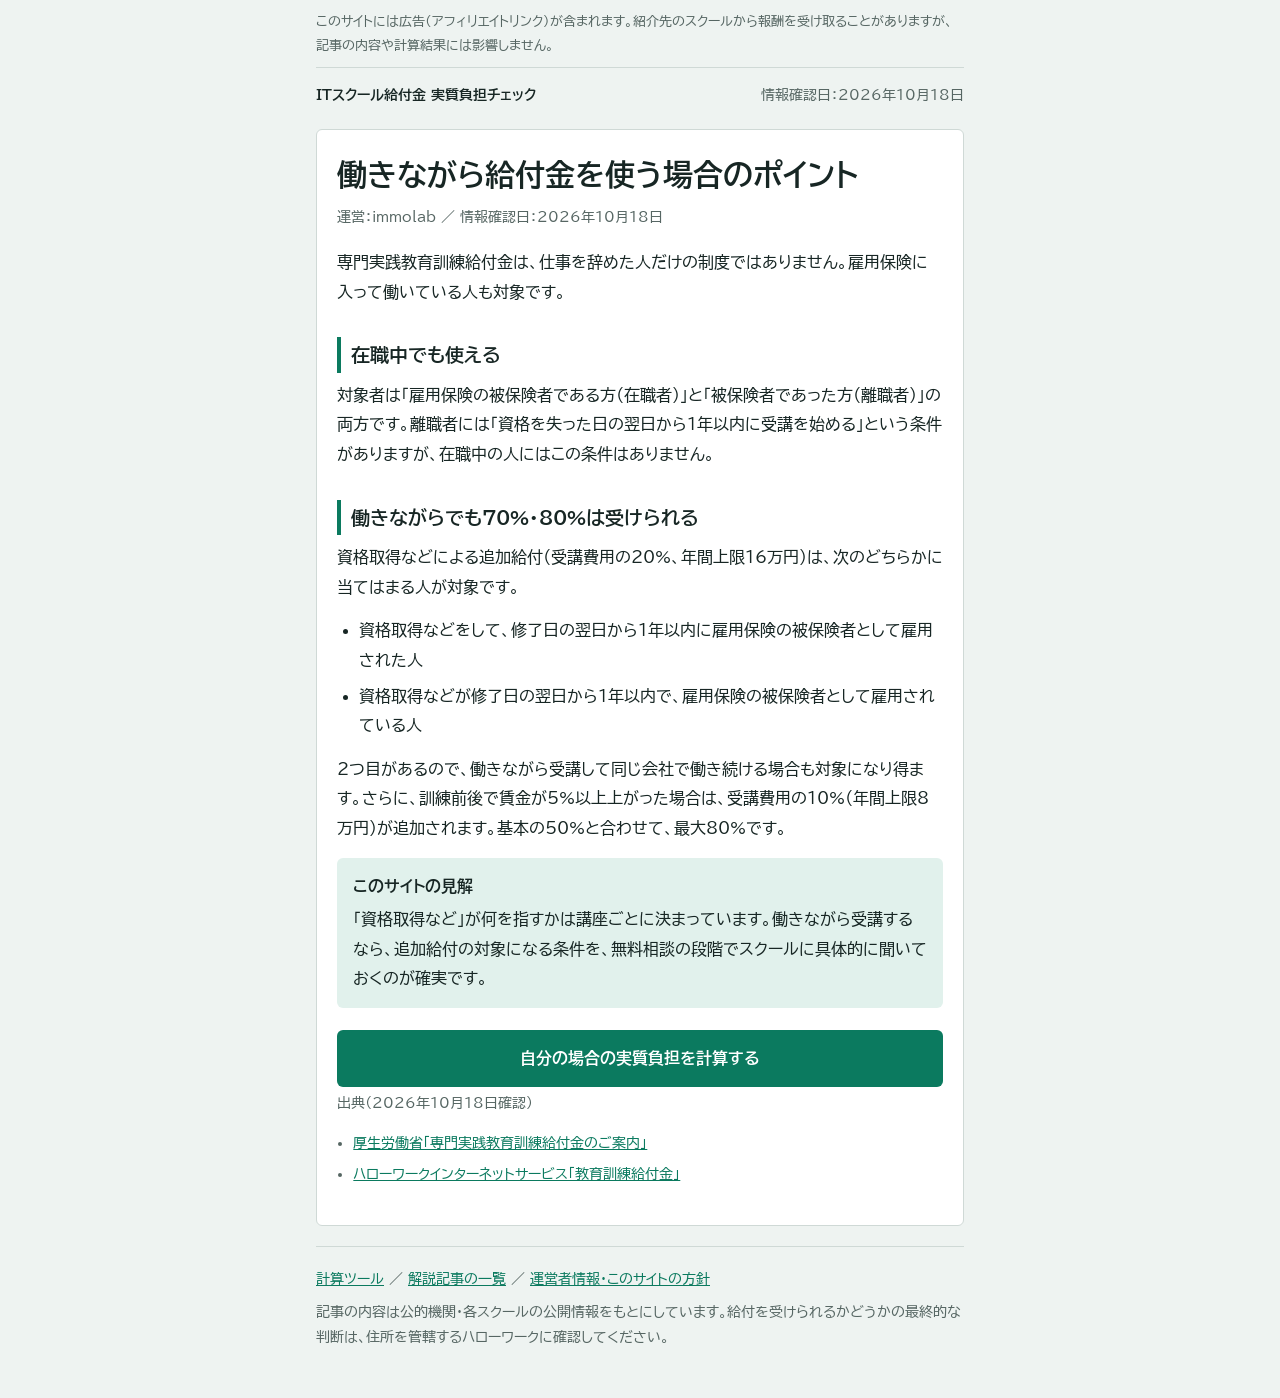
<file: articles/zaishoku.html>
<!doctype html>
<html lang="ja">
<head>
<meta charset="utf-8">
<meta name="viewport" content="width=device-width, initial-scale=1">
<title>働きながら給付金を使う場合のポイント｜ITスクール給付金 実質負担チェック</title>
<meta name="description" content="在職中でも専門実践教育訓練給付金は使えます。働きながら受講する場合に70%・80%の追加給付を受けるための条件を整理しました。">
<link rel="preconnect" href="https://fonts.googleapis.com">
<link rel="preconnect" href="https://fonts.gstatic.com" crossorigin>
<link href="https://fonts.googleapis.com/css2?family=BIZ+UDPGothic:wght@400;700&display=swap" rel="stylesheet">
<link rel="stylesheet" href="../article.css">
</head>
<body>
<div class="wrap">
  <p class="pr">このサイトには広告（アフィリエイトリンク）が含まれます。紹介先のスクールから報酬を受け取ることがありますが、記事の内容や計算結果には影響しません。</p>
  <div class="site"><a href="../index.html">ITスクール給付金 実質負担チェック</a><span>情報確認日：2026年10月18日</span></div>
  <article>
    <h1>働きながら給付金を使う場合のポイント</h1>
    <p class="meta">運営：immolab ／ 情報確認日：2026年10月18日</p>

    <p>専門実践教育訓練給付金は、仕事を辞めた人だけの制度ではありません。雇用保険に入って働いている人も対象です。</p>
    <h2>在職中でも使える</h2>
    <p>対象者は「雇用保険の被保険者である方（在職者）」と「被保険者であった方（離職者）」の両方です。離職者には「資格を失った日の翌日から1年以内に受講を始める」という条件がありますが、在職中の人にはこの条件はありません。</p>
    <h2>働きながらでも70%・80%は受けられる</h2>
    <p>資格取得などによる追加給付（受講費用の20%、年間上限16万円）は、次のどちらかに当てはまる人が対象です。</p>
    <ul>
      <li>資格取得などをして、修了日の翌日から1年以内に雇用保険の被保険者として雇用された人</li>
      <li>資格取得などが修了日の翌日から1年以内で、雇用保険の被保険者として雇用されている人</li>
    </ul>
    <p>2つ目があるので、働きながら受講して同じ会社で働き続ける場合も対象になり得ます。さらに、訓練前後で賃金が5%以上上がった場合は、受講費用の10%（年間上限8万円）が追加されます。基本の50%と合わせて、最大80%です。</p>
    <div class="view"><b>このサイトの見解</b><p>「資格取得など」が何を指すかは講座ごとに決まっています。働きながら受講するなら、追加給付の対象になる条件を、無料相談の段階でスクールに具体的に聞いておくのが確実です。</p></div>

    <a class="cta" href="../index.html">自分の場合の実質負担を計算する</a>
    <div class="src"><p>出典（2026年10月18日確認）</p><ul><li><a href="https://www.mhlw.go.jp/content/11804000/001533747.pdf" rel="noopener">厚生労働省「専門実践教育訓練給付金のご案内」</a></li><li><a href="https://www.hellowork.mhlw.go.jp/insurance/insurance_education.html" rel="noopener">ハローワークインターネットサービス「教育訓練給付金」</a></li></ul></div>
  </article>
  <footer>
    <p><a href="../index.html">計算ツール</a> ／ <a href="../articles/index.html">解説記事の一覧</a> ／ <a href="../about.html">運営者情報・このサイトの方針</a></p>
    <p>記事の内容は公的機関・各スクールの公開情報をもとにしています。給付を受けられるかどうかの最終的な判断は、住所を管轄するハローワークに確認してください。</p>
  </footer>
</div>
</body>
</html>
</file>
<file: article.css>
:root{
  --bg:#eef3f1;--paper:#ffffff;--ink:#172624;--muted:#566663;--line:#cfd9d6;
  --green:#0b7a5f;--green-soft:#e1f1ec;--focus:#1f5fbf;
}
*{box-sizing:border-box}
html{-webkit-text-size-adjust:100%}
body{margin:0;background:var(--bg);color:var(--ink);font-family:"BIZ UDPGothic",system-ui,sans-serif;font-size:16px;line-height:1.85}
a{color:var(--green)}
:focus-visible{outline:3px solid var(--focus);outline-offset:2px}
.wrap{max-width:680px;margin:0 auto;padding:0 16px}
.pr{font-size:.8rem;color:var(--muted);padding:10px 0;border-bottom:1px solid var(--line);margin:0}
.site{display:flex;flex-wrap:wrap;gap:2px 16px;justify-content:space-between;align-items:baseline;padding:14px 0 0;font-size:.9rem}
.site a{color:var(--ink);font-weight:700;text-decoration:none}
.site span{color:var(--muted)}
article{background:var(--paper);border:1px solid var(--line);border-radius:6px;margin:20px 0;padding:24px 20px}
article h1{font-size:clamp(1.4rem,5vw,1.9rem);line-height:1.35;margin:0 0 10px}
.meta{font-size:.85rem;color:var(--muted);margin:0 0 18px}
article h2{font-size:1.2rem;margin:30px 0 8px;padding-left:10px;border-left:4px solid var(--green)}
article p{margin:0 0 14px}
article ul,article ol{margin:0 0 14px;padding-left:1.4em}
article li{margin-bottom:6px}
table{width:100%;border-collapse:collapse;margin:0 0 16px;font-size:.92rem}
th,td{border:1px solid var(--line);padding:8px 10px;text-align:left;vertical-align:top}
th{background:#f4f8f6}
.view{background:var(--green-soft);border-radius:6px;padding:14px 16px;margin:0 0 16px}
.view b{display:block;margin-bottom:4px}
.view p:last-child{margin:0}
.src{font-size:.85rem;color:var(--muted)}
.src ul{padding-left:1.2em}
.cta{display:block;text-align:center;margin:22px 0 4px;padding:14px;border-radius:6px;background:var(--green);color:#fff;text-decoration:none;font-weight:700}
.list{list-style:none;padding:0;margin:0}
.list li{border-bottom:1px solid var(--line);padding:10px 0}
.list li:last-child{border-bottom:0}
footer{border-top:1px solid var(--line);padding:20px 0 40px;font-size:.85rem;color:var(--muted)}
footer p{margin:0 0 8px}
@media(max-width:480px){article{padding:20px 16px}table{font-size:.85rem}th,td{padding:6px}}
</file>
